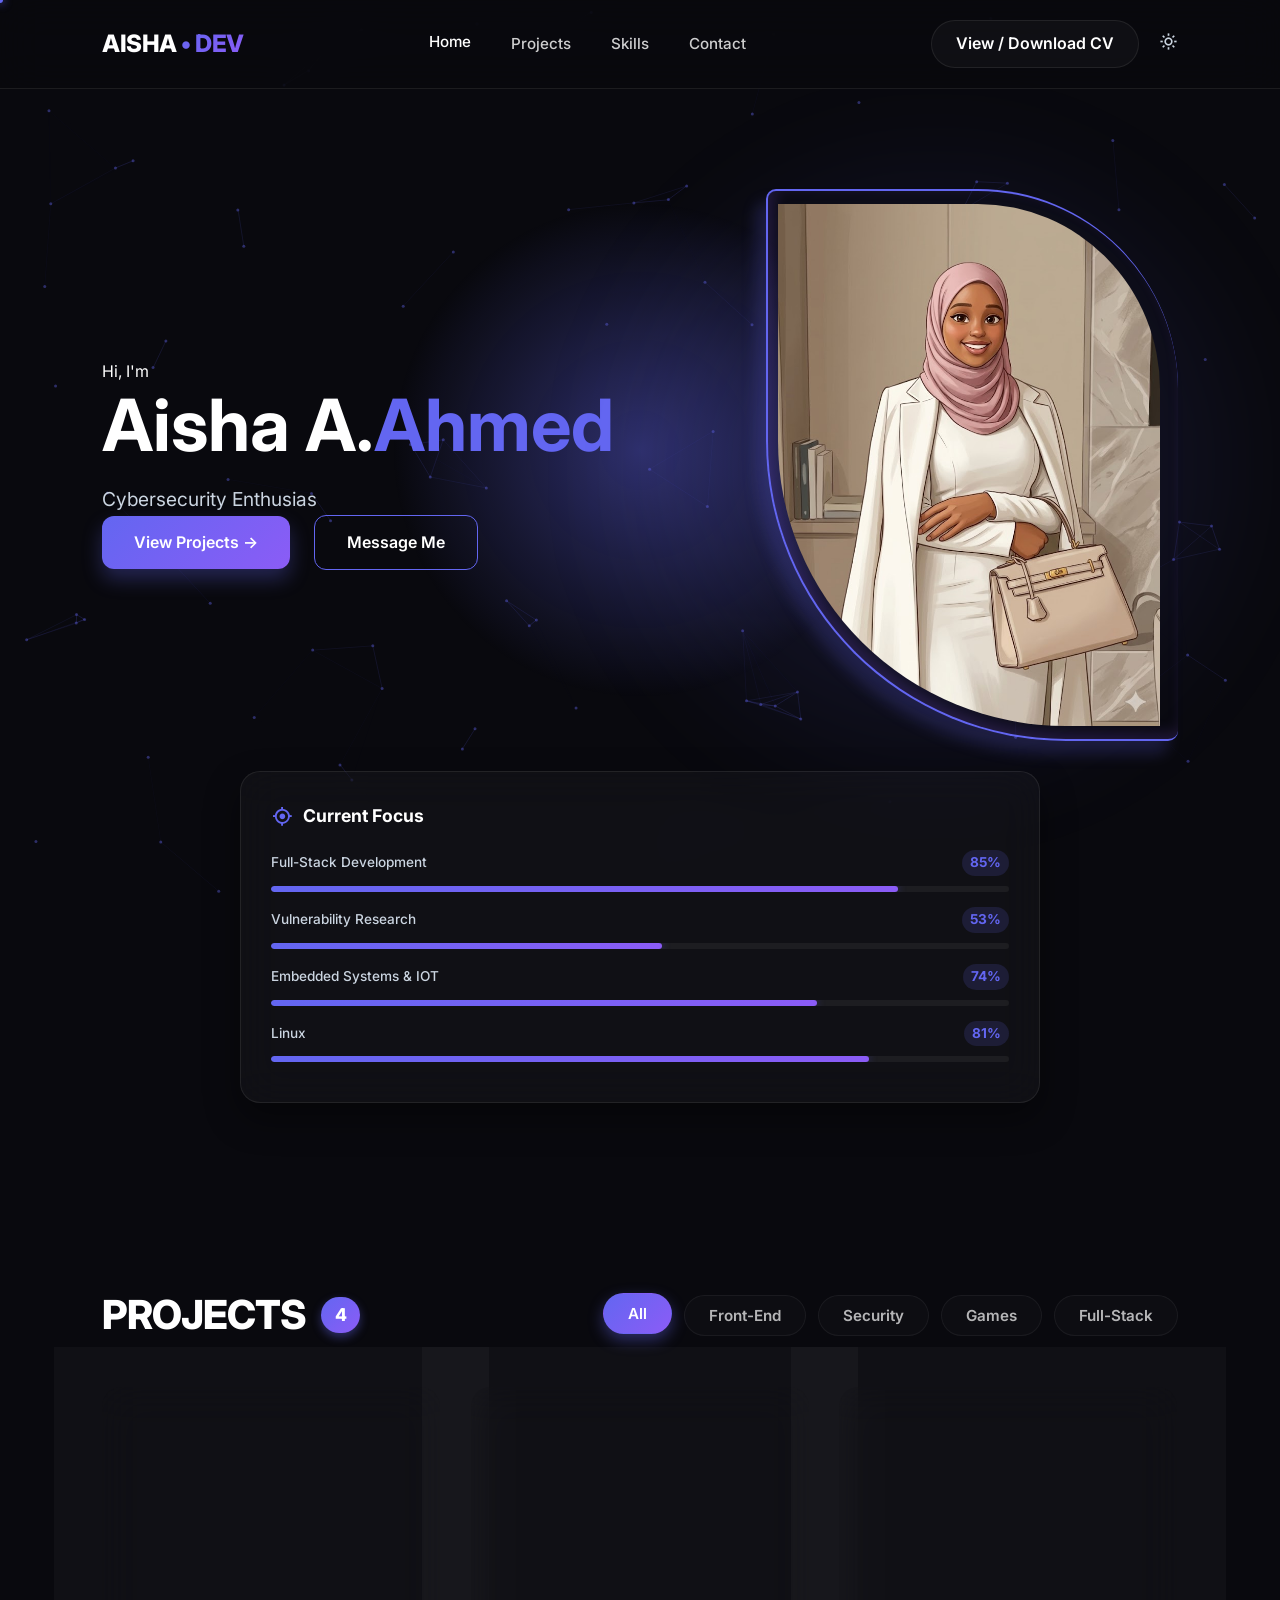
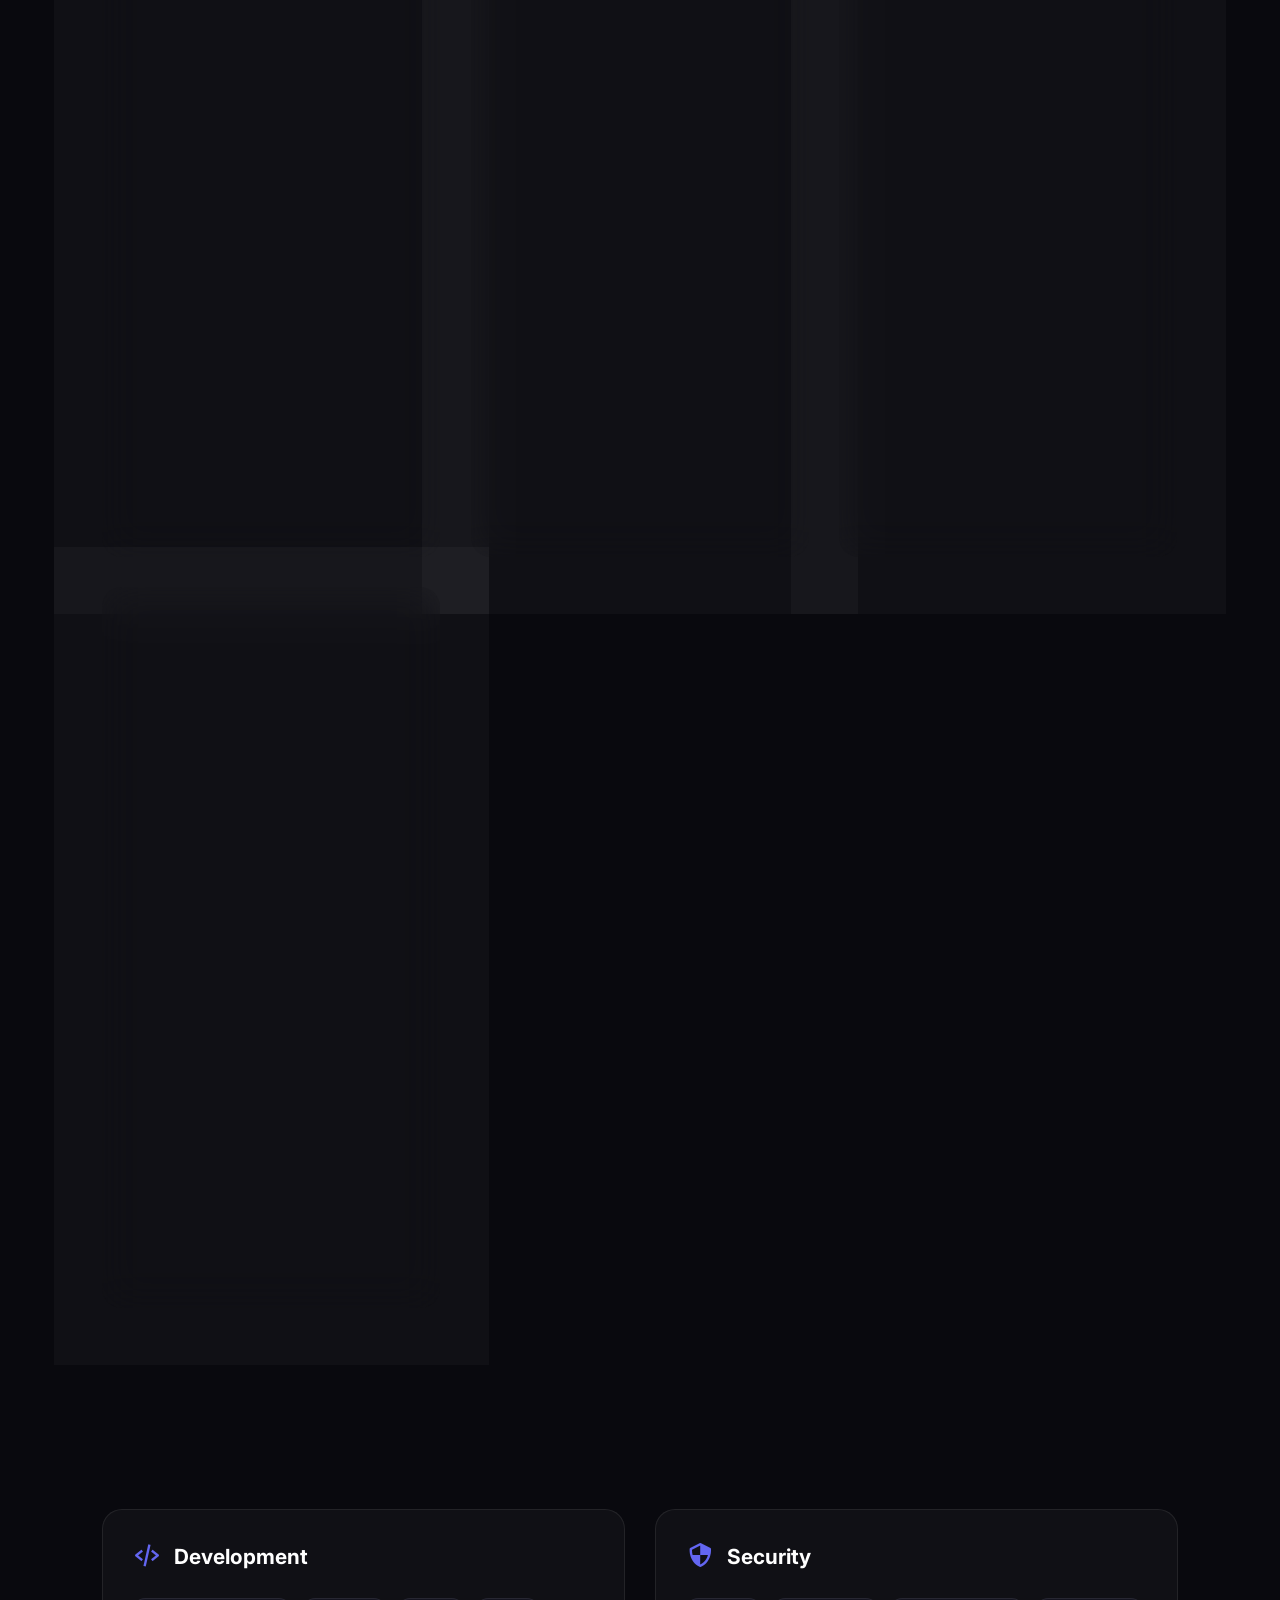
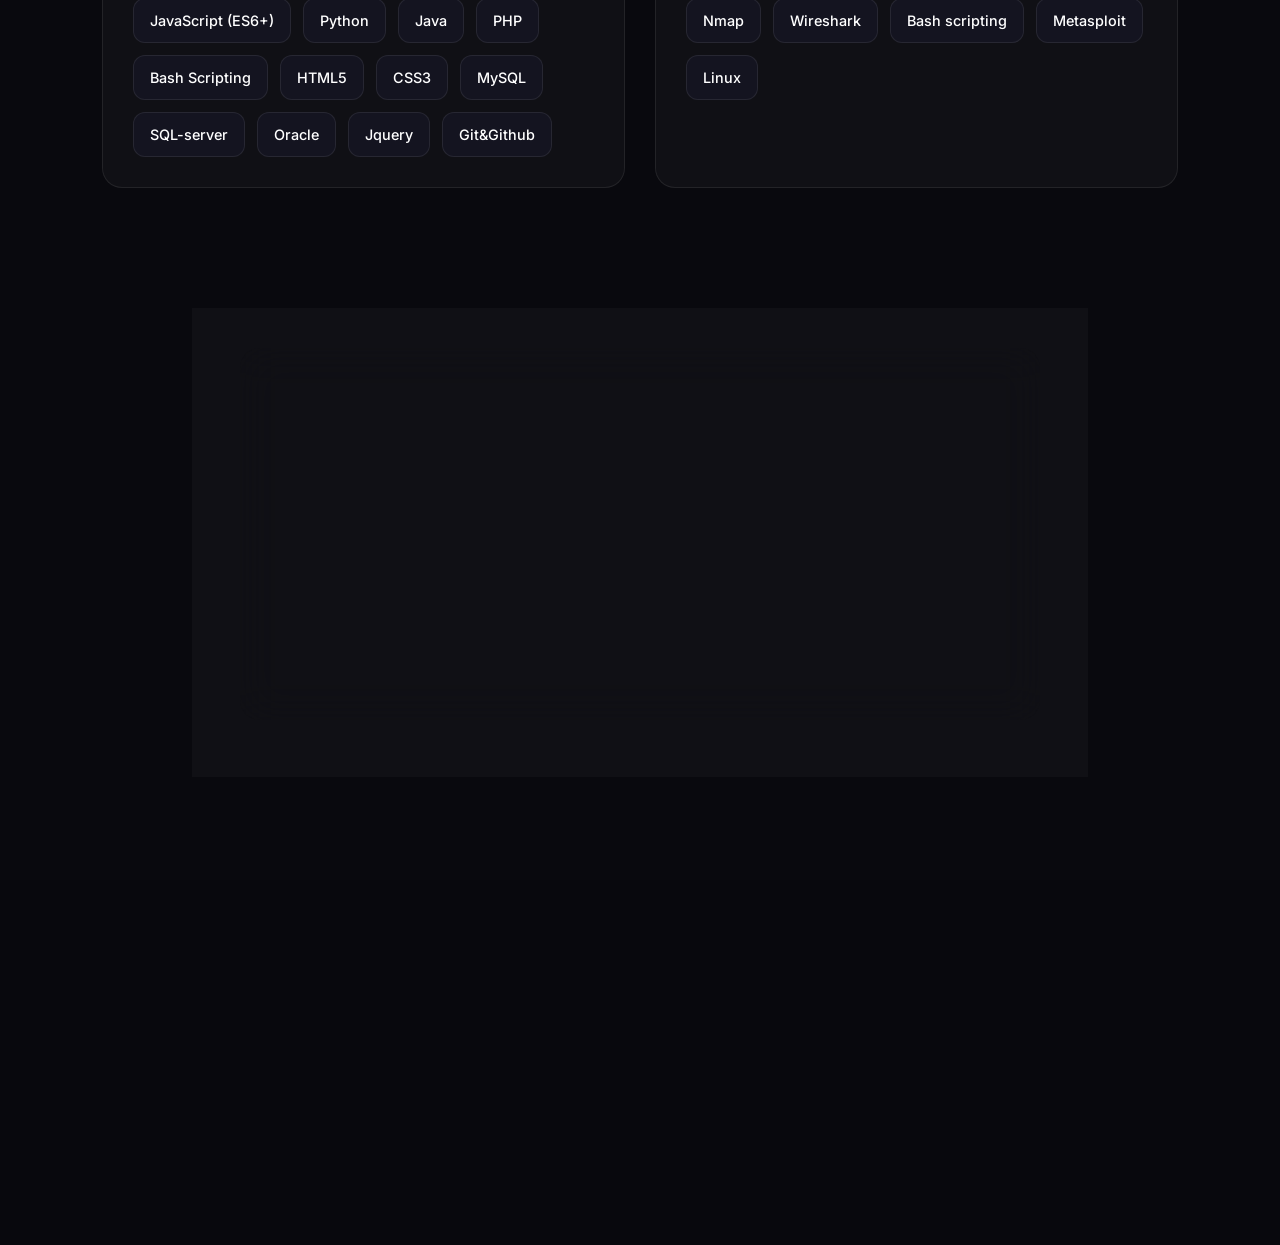
<file: index.html>
<!DOCTYPE html>
<html lang="en">

<head>
    <meta charset="UTF-8">
    <meta name="viewport" content="width=device-width, initial-scale=1.0">
    <title>Aisha Dev | Portfolio</title>
    <link rel="stylesheet" href="style.css">
    <link href='https://unpkg.com/boxicons@2.1.4/css/boxicons.min.css' rel='stylesheet'>
    <link rel="icon" type="image/png" href="./logo.webp">
    <link href="https://fonts.googleapis.com/css2?family=Inter:wght@300;400;600;800&display=swap" rel="stylesheet">
</head>

<body data-theme="dark">
    <canvas id="particle-canvas"></canvas>
    <div class="cursor-glow"></div>
    <div class="cursor-dot"></div>

    <div id="cmd-palette" class="modal-overlay">
        <div class="modal-content glass">
            <div class="search-row">
                <i class='bx bx-terminal'></i>
                <input type="text" id="cmd-input"
                    placeholder="Type a command (try 'projects', 'theme', or 'contact')...">
            </div>
            <div id="cmd-results">
                <div class="cmd-item">Press <kbd>ESC</kbd> to close</div>
            </div>
        </div>
    </div>

    <nav class="glass-nav">
        <div class="logo">AISHA <span>• DEV</span></div>
        <ul class="nav-links">
            <li><a href="#home" class="active">Home</a></li>
            <li><a href="#projects">Projects</a></li>
            <li><a href="#skills">Skills</a></li>
            <li><a href="#contact">Contact</a></li>
        </ul>
        <div class="nav-actions">
            <a href="cv.html" target="_blank" class="btn-cv" style="text-decoration: none;">View / Download CV</a>
            <div class="theme-toggle"><i class='bx bx-sun'></i></div>
        </div>
    </nav>

    <main class="container">
        <section id="home" class="hero">
            <div class="hero-row">
                <div class="hero-text">
                    <p class="greeting">Hi, I'm</p>
                    <h1 class="name">Aisha A.<span>Ahmed </span></h1>
                    <p class="titles" id="typing-text"></p>
                    <div class="hero-btns">
                        <a href="#projects" class="btn-blue">View Projects →</a>
                        <a href="#contact" class="btn-outline">Message Me</a>
                    </div>
                </div>
                <div class="hero-visual">
                    <div class="earth-glow"></div>
                    <img src="./pic.jpg" alt="Aisha Ahmed" class="portrait">
                </div>
            </div>
            <div class="focus-card glass" id="focus-container"></div>
        </section>

        <section id="projects" class="section">
            <div class="section-header">
                <h2>PROJECTS <span id="project-count">0</span></h2>
                <div class="filter-tabs">
                    <button class="tab active" data-filter="all">All</button>
                    <button class="tab" data-filter="front-end">Front-End</button>
                    <button class="tab" data-filter="security">Security</button>
                    <button class="tab" data-filter="games">Games</button>
                    <button class="tab" data-filter="full-stack">Full-Stack</button>
                </div>
            </div>
            <div class="projects-grid" id="projects-grid"></div>
        </section>

        <section id="skills" class="section">
            <div class="skills-grid" id="skills-container"></div>
        </section>

        <section id="contact" class="section">
            <div class="contact-container glass">
                <h2>Get In <span>Touch</span></h2>
                <!-- FormSubmit action pointing to the user's email -->
                <form id="contact-form" action="https://formspree.io/f/mwvrryqo" method="POST">
                    
                    <div class="input-group">
                        <input type="text" id="name" name="name" placeholder="Your Name" required>
                        <input type="email" id="email" name="email" placeholder="Your Email" required>
                    </div>
                    <textarea id="message" name="message" placeholder="Reach out anytime..." rows="5"
                        required></textarea>
                    <button type="submit" class="btn-blue">Send Message <i class='bx bx-send'></i></button>
                </form>
            </div>
        </section>
    </main>

    <footer class="glass-footer">
        <div class="footer-top">
            <div class="footer-brand">
                <div class="logo">AISHA <span>• DEV</span></div>
                <p>Building secure, high-performance digital experiences with a focus on Cybersecurity and AI.</p>
                <div class="social-links">
                    <a href="https://github.com/Aishalight"><i class='bx bxl-github'></i></a>
                    <a href="https://www.linkedin.com/in/shaqobadan"><i class='bx bxl-linkedin'></i></a>
                    <a href="https://www.facebook.com/share/1AmyZGzEuz/"><i class='bx bxl-facebook'></i></a>
                    <a href="https://www.instagram.com/aisha_shaqabadan"><i class='bx bxl-instagram'></i></a>
                </div>
            </div>

            <div class="footer-links">
                <h3>Navigation</h3>
                <ul>
                    <li><a href="#home">Home</a></li>
                    <li><a href="#projects">Projects</a></li>
                    <li><a href="#skills">Skills</a></li>
                    <li><a href="#contact">Contact</a></li>
                </ul>
            </div>

            <div class="footer-services">
                <h3>Specialized In</h3>
                <ul>
                    <li>Cybersecurity</li>
                    <li>AI Engineering</li>
                    <li>Frontend Dev</li>
                    <li>UI/UX Design</li>
                </ul>
            </div>
        </div>

        <div class="footer-bottom">
            <p>© 2026 Aisha Ahmed | Built with 🤍</p>
            <div class="origin">🇸🇴 Proudly Somali <span></span></div>
        </div>
    </footer>

    <script src="script.js"></script>
</body>

</html>
</file>
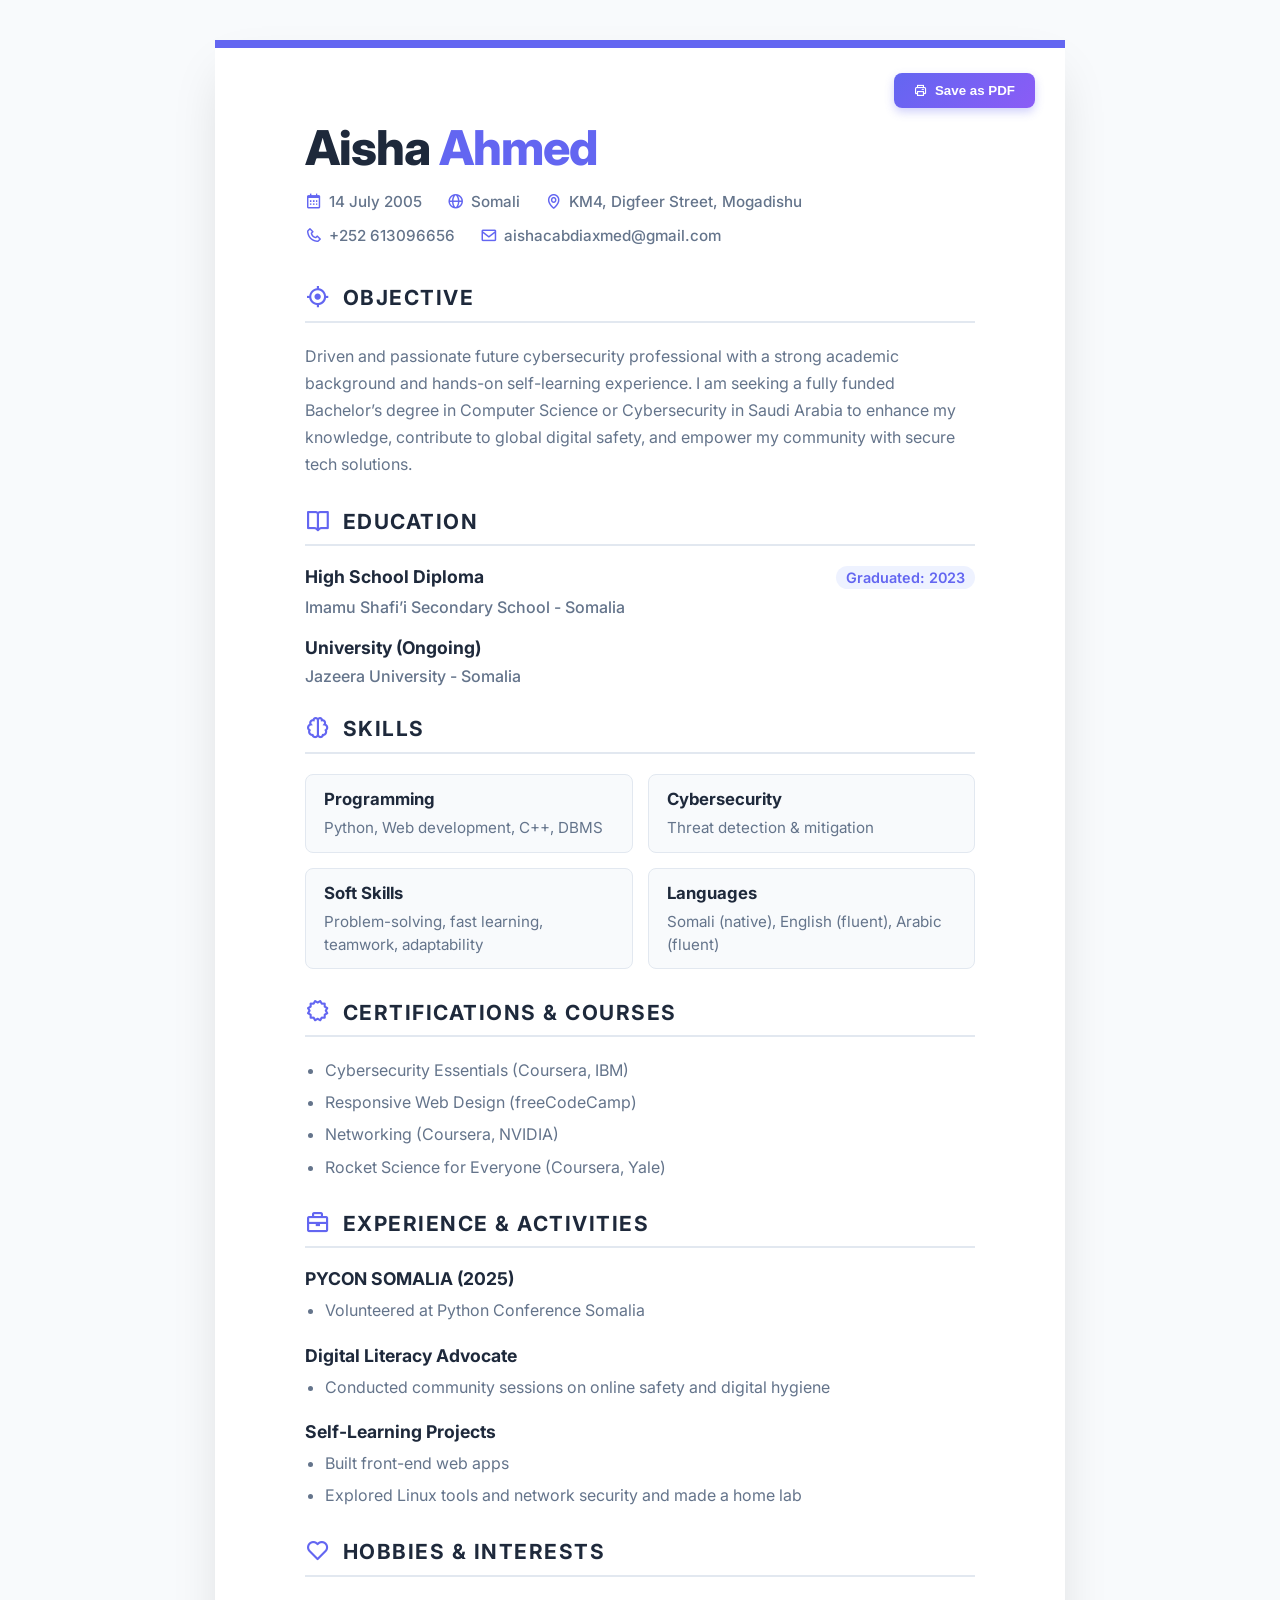
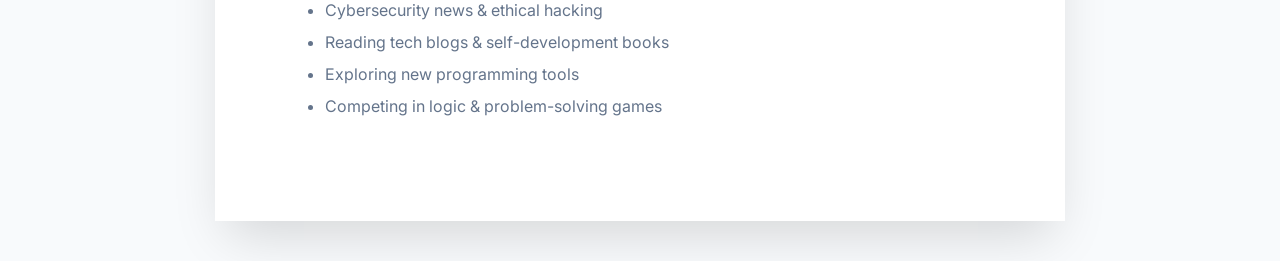
<file: cv.html>
<!DOCTYPE html>
<html lang="en">

<head>
    <meta charset="UTF-8">
    <meta name="viewport" content="width=device-width, initial-scale=1.0">
    <title>Aisha Ahmed - Curriculum Vitae</title>
    <link href="https://fonts.googleapis.com/css2?family=Inter:wght@300;400;500;600;700&display=swap" rel="stylesheet">
    <link href='https://unpkg.com/boxicons@2.1.4/css/boxicons.min.css' rel='stylesheet'>
    <link rel="icon" href="./logo.webp">
    <style>
        :root {
            --primary: #6366f1;
            --secondary: #8b5cf6;
            --text-dark: #1e293b;
            --text-light: #64748b;
            --bg-color: #f8fafc;
            --white: #ffffff;
        }

        body {
            font-family: 'Inter', sans-serif;
            background-color: var(--bg-color);
            color: var(--text-dark);
            margin: 0;
            padding: 40px 20px;
            display: flex;
            justify-content: center;
        }

        .cv-container {
            background-color: var(--white);
            width: 100%;
            max-width: 850px;
            min-height: 1100px;
            box-shadow: 0 25px 50px -12px rgba(0, 0, 0, 0.15);
            padding: 70px 90px;
            box-sizing: border-box;
            position: relative;
            border-top: 8px solid var(--primary);
        }

        .print-btn {
            position: absolute;
            top: 25px;
            right: 30px;
            background: linear-gradient(135deg, var(--primary), var(--secondary));
            color: white;
            border: none;
            padding: 10px 20px;
            border-radius: 8px;
            cursor: pointer;
            font-weight: 600;
            display: flex;
            align-items: center;
            gap: 8px;
            transition: transform 0.2s, box-shadow 0.2s;
            box-shadow: 0 4px 10px rgba(99, 102, 241, 0.3);
        }

        .print-btn:hover {
            transform: translateY(-2px);
            box-shadow: 0 6px 15px rgba(99, 102, 241, 0.4);
        }

        @media print {
            body {
                background: white;
                padding: 0;
            }

            .cv-container {
                box-shadow: none;
                max-width: 100%;
                padding: 40px 60px;
                min-height: auto;
                border-top: none;
            }

            .print-btn {
                display: none;
            }
        }

        header {
            margin-bottom: 40px;
        }

        h1 {
            color: var(--text-dark);
            margin: 0 0 15px 0;
            font-size: 3rem;
            letter-spacing: -1px;
            font-weight: 800;
        }

        h1 span {
            color: var(--primary);
        }

        .contact-info {
            display: flex;
            flex-wrap: wrap;
            gap: 15px 25px;
            color: var(--text-light);
            font-size: 0.95rem;
            font-weight: 500;
        }

        .contact-info span {
            display: flex;
            align-items: center;
            gap: 6px;
        }

        .contact-info i {
            color: var(--primary);
            font-size: 1.1rem;
        }

        section {
            margin-bottom: 30px;
        }

        h2 {
            font-size: 1.3rem;
            color: var(--text-dark);
            text-transform: uppercase;
            letter-spacing: 1.5px;
            border-bottom: 2px solid #e2e8f0;
            padding-bottom: 10px;
            margin-bottom: 20px;
            display: flex;
            align-items: center;
            gap: 10px;
            font-weight: 700;
        }

        h2 i {
            color: var(--primary);
            font-size: 1.6rem;
        }

        .objective {
            line-height: 1.7;
            color: var(--text-light);
            font-size: 1rem;
        }

        .entry {
            margin-bottom: 20px;
        }

        .entry-header {
            display: flex;
            justify-content: space-between;
            align-items: baseline;
            margin-bottom: 8px;
        }

        .entry-title {
            font-weight: 700;
            color: var(--text-dark);
            font-size: 1.1rem;
        }

        .entry-meta {
            color: var(--primary);
            font-weight: 600;
            font-size: 0.9rem;
            background: #eef2ff;
            padding: 3px 10px;
            border-radius: 20px;
        }

        .entry-sub {
            color: var(--text-light);
            font-size: 1rem;
            margin-bottom: 5px;
            font-weight: 500;
        }

        ul {
            margin: 8px 0 0 0;
            padding-left: 20px;
            color: var(--text-light);
            line-height: 1.7;
        }

        li {
            margin-bottom: 5px;
        }

        .skills-grid {
            display: grid;
            grid-template-columns: 1fr 1fr;
            gap: 15px;
        }

        .skill-item {
            background: #f8fafc;
            border: 1px solid #e2e8f0;
            padding: 12px 18px;
            border-radius: 8px;
            font-size: 0.95rem;
            line-height: 1.5;
            color: var(--text-light);
            display: flex;
            flex-direction: column;
            gap: 5px;
        }

        .skill-item strong {
            color: var(--text-dark);
            font-size: 1.05rem;
        }
    </style>
</head>

<body>

    <div class="cv-container">
        <button class="print-btn" onclick="window.print()"><i class='bx bx-printer'></i> Save as PDF</button>

        <header>
            <h1>Aisha <span>Ahmed</span></h1>
            <div class="contact-info">
                <span><i class='bx bx-calendar'></i> 14 July 2005</span>
                <span><i class='bx bx-globe'></i> Somali</span>
                <span><i class='bx bx-map'></i> KM4, Digfeer Street, Mogadishu</span>
                <span><i class='bx bx-phone'></i> +252 613096656</span>
                <span><i class='bx bx-envelope'></i> aishacabdiaxmed@gmail.com</span>
            </div>
        </header>

        <section>
            <h2><i class='bx bx-target-lock'></i> Objective</h2>
            <p class="objective">Driven and passionate future cybersecurity professional with a strong academic
                background and hands-on self-learning experience. I am seeking a fully funded Bachelor’s degree in
                Computer Science or Cybersecurity in Saudi Arabia to enhance my knowledge, contribute to global digital
                safety, and empower my community with secure tech solutions.</p>
        </section>

        <section>
            <h2><i class='bx bx-book-open'></i> Education</h2>
            <div class="entry">
                <div class="entry-header">
                    <div class="entry-title">High School Diploma</div>
                    <div class="entry-meta">Graduated: 2023</div>
                </div>
                <div class="entry-sub">Imamu Shafi’i Secondary School - Somalia</div>
            </div>
            <div class="entry">
                <div class="entry-header">
                    <div class="entry-title">University (Ongoing)</div>
                </div>
                <div class="entry-sub">Jazeera University - Somalia</div>
            </div>
        </section>

        <section>
            <h2><i class='bx bx-brain'></i> Skills</h2>
            <div class="skills-grid">
                <div class="skill-item"><strong>Programming</strong> Python, Web development, C++, DBMS</div>
                <div class="skill-item"><strong>Cybersecurity</strong> Threat detection & mitigation</div>
                <div class="skill-item"><strong>Soft Skills</strong> Problem-solving, fast learning, teamwork,
                    adaptability</div>
                <div class="skill-item"><strong>Languages</strong> Somali (native), English (fluent), Arabic (fluent)
                </div>
            </div>
        </section>

        <section>
            <h2><i class='bx bx-certification'></i> Certifications & Courses</h2>
            <ul>
                <li>Cybersecurity Essentials (Coursera, IBM)</li>
                <li>Responsive Web Design (freeCodeCamp)</li>
                <li>Networking (Coursera, NVIDIA)</li>
                <li>Rocket Science for Everyone (Coursera, Yale)</li>
            </ul>
        </section>

        <section>
            <h2><i class='bx bx-briefcase'></i> Experience & Activities</h2>
            <div class="entry">
                <div class="entry-title">PYCON SOMALIA (2025)</div>
                <ul>
                    <li>Volunteered at Python Conference Somalia</li>
                </ul>
            </div>
            <div class="entry">
                <div class="entry-title">Digital Literacy Advocate</div>
                <ul>
                    <li>Conducted community sessions on online safety and digital hygiene</li>
                </ul>
            </div>
            <div class="entry">
                <div class="entry-title">Self-Learning Projects</div>
                <ul>
                    <li>Built front-end web apps</li>
                    <li>Explored Linux tools and network security and made a home lab</li>
                </ul>
            </div>
        </section>

        <section>
            <h2><i class='bx bx-heart'></i> Hobbies & Interests</h2>
            <ul>
                <li>Cybersecurity news & ethical hacking</li>
                <li>Reading tech blogs & self-development books</li>
                <li>Exploring new programming tools</li>
                <li>Competing in logic & problem-solving games</li>
            </ul>
        </section>

    </div>

</body>

</html>
</file>
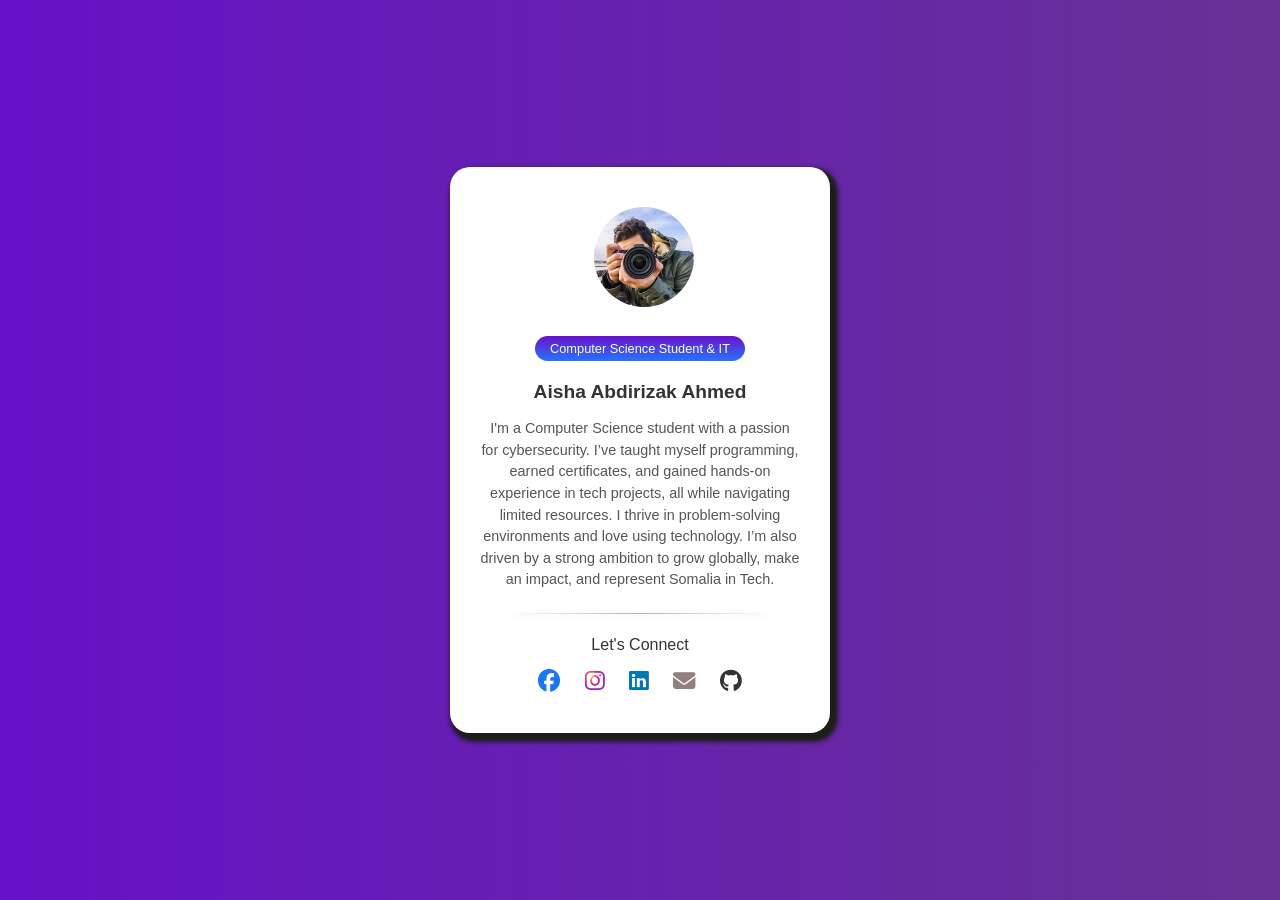
<file: the ID-Card assignment/ID_Card.html>
<!DOCTYPE html>
<html lang="en">
<head>
    <meta charset="UTF-8" />
    <meta name="viewport" content="width=device-width, initial-scale=1.0"/>
    <title>Aisha Portfolio</title>

    <!-- Font Awesome Icons -->
    <link rel="stylesheet" href="https://cdnjs.cloudflare.com/ajax/libs/font-awesome/6.7.2/css/all.min.css">
    
    <!-- Custom CSS -->
    <link rel="stylesheet" href="style.css" />
    <link rel="icon" href="id-card.png" type="image/png">
</head>
<body>
    <div class="container">
        <img src="image.jpg" alt="sawirkeyga yay" />
        <i class="i">Computer Science Student & IT</i>
        
        <h2>Aisha Abdirizak Ahmed</h2>
        
        <div class="paragraph">
            <p>
                I'm a Computer Science student with a passion
                for cybersecurity. I’ve 
                taught myself programming, earned certificates, and 
                gained hands-on experience in tech projects, all while navigating 
                limited resources. I thrive in problem-solving environments and 
                love using technology. I’m also driven by a strong ambition
                to grow globally, make an impact, and represent Somalia in Tech.
            </p>
        <div class="divider"></div>

        </div>

        <p style="margin-top: 10px; color: #333;">Let's Connect</p>

       <div class="social-icons">
    <a href="https://www.facebook.com/share/1AmyZGzEuz/" class="facebook" target="_blank" ><i class="fa-brands fa-facebook"></i></a>
    <a href="https://www.instagram.com" class="instagram" target="_blank"><i class="fa-brands fa-instagram"></i></a>
    <a href="https://www.linkedin.com/in/asho-ahmed-54b0821a1?utm_source=share&utm_campaign=share_via&utm_content=profile&utm_medium=android_app " class="linkedin" target="_blank"><i class="fa-brands fa-linkedin"></i></a>
    <a href="mailto:aishacabdiaxmed@gmail.com" class="email"><i class="fa-solid fa-envelope"></i></a>
    <a href="https://github.com/Aishalight" class="github" target="_blank"><i class="fa-brands fa-github"></i></a>
</div>

    </div>
</body>
</html>
</file>
<file: style.css>
:root {
    --bg: #09090e;
    /* Deeper, richer background */
    --accent: #6366f1;
    /* Vibrant Indigo */
    --accent-glow: rgba(99, 102, 241, 0.4);
    --secondary: #8b5cf6;
    /* Vibrant Violet */
    --text: #ffffff;
    --text-dim: #cbd5e1;
    --glass: rgba(255, 255, 255, 0.03);
    --glass-border: rgba(255, 255, 255, 0.08);
    --selection: rgba(99, 102, 241, 0.3);
}

/* 1. Define the Light Mode colors */
[data-theme="light"] {
    --bg: #f8fafc;
    --accent: #4f46e5;
    --accent-glow: rgba(113, 113, 176, 0.2);
    --secondary: #7c3aed;
    --text: #0f172a;
    --text-dim: #64748b;
    /* Slightly darker for better readability in light mode */
    --glass: rgba(255, 255, 255, 0.7);
    --glass-border: rgba(0, 0, 0, 0.1);
    --nav-bg: linear-gradient(135deg, rgba(238, 242, 255, 0.9), rgba(224, 231, 255, 0.9));
    --footer-bg: linear-gradient(135deg, rgba(224, 231, 255, 0.9), rgba(238, 242, 255, 0.9));
}

/* 2. Apply Light Mode specific styles to elements */
[data-theme="light"] .skill-cube {
    background: #ffffff;
    box-shadow: 0 2px 5px rgba(0, 0, 0, 0.05);
    color: var(--text);
    /* Ensures the text is dark navy */
}

[data-theme="light"] .skill-cube:hover {
    color: var(--accent);
    background: #f1f5f9;
}

[data-theme="light"] .skill-category {
    background: rgba(255, 255, 255, 0.4);
    box-shadow: 0 10px 30px rgba(0, 0, 0, 0.03);
}

* {
    margin: 0;
    padding: 0;
    box-sizing: border-box;
    font-family: 'Inter', sans-serif;
}

body {
    background: var(--bg);
    color: var(--text);
    overflow-x: hidden;
    scroll-behavior: smooth;
    transition: background 0.5s ease;
    line-height: 1.6;
}

::selection {
    background: var(--selection);
    color: var(--text);
}

#particle-canvas {
    position: fixed;
    inset: 0;
    z-index: -2;
    pointer-events: none;
}

.cursor-glow {
    position: fixed;
    width: 500px;
    height: 500px;
    background: radial-gradient(circle, var(--accent-glow) 0%, transparent 70%);
    pointer-events: none;
    z-index: -1;
    transform: translate(-50%, -50%);
    transition: width 0.3s ease, height 0.3s ease;
}

.cursor-dot {
    position: fixed;
    width: 6px;
    height: 6px;
    background: var(--accent);
    border-radius: 50%;
    pointer-events: none;
    z-index: 9999;
    transform: translate(-50%, -50%);
    box-shadow: 0 0 10px var(--accent);
    transition: width 0.2s ease, height 0.2s ease, background 0.2s ease;
}

.glass {
    background: var(--glass);
    backdrop-filter: blur(20px);
    -webkit-backdrop-filter: blur(20px);
    border: 1px solid var(--glass-border);
    border-radius: 20px;
    box-shadow: 0 8px 32px 0 rgba(190, 190, 190, 0.2);
}

/* Navbar */
.glass-nav {
    display: flex;
    justify-content: space-between;
    align-items: center;
    padding: 20px 8%;
    position: sticky;
    top: 0;
    z-index: 1000;
    background: var(--nav-bg, rgba(9, 9, 14, 0.7));
    backdrop-filter: blur(20px);
    -webkit-backdrop-filter: blur(20px);
    border-bottom: 1px solid var(--glass-border);
    transition: padding 0.3s ease;
}

.logo {
    font-size: 1.5rem;
    font-weight: 800;
    letter-spacing: -0.5px;
}

.logo span {
    background: linear-gradient(135deg, var(--accent), var(--secondary));
    -webkit-background-clip: text;
    background-clip: text;
    -webkit-text-fill-color: transparent;
    color: transparent;
}

.nav-links {
    display: flex;
    list-style: none;
    gap: 40px;
}

.nav-links a {
    text-decoration: none;
    color: var(--text);
    opacity: 0.8;
    font-size: 0.95rem;
    font-weight: 500;
    transition: color 0.3s ease, opacity 0.3s ease, transform 0.2s ease;
    display: inline-block;
}

.nav-links a.active,
.nav-links a:hover {
    opacity: 1;
    transform: translateY(-2px);
}

.nav-actions {
    display: flex;
    align-items: center;
    gap: 20px;
}

.theme-toggle {
    cursor: pointer;
    font-size: 1.2rem;
    color: var(--text-dim);
    transition: color 0.3s ease;
}

.theme-toggle:hover {
    color: var(--accent);
}

/* Hero Section */
.hero {
    display: flex;
    flex-direction: column;
    align-items: center;
    padding: 100px 8%;
    min-height: 85vh;
}

.hero-row {
    display: flex;
    align-items: center;
    justify-content: space-between;
    width: 100%;
    margin-bottom: 30px;
    /* Space before the focus card */
}

.name {
    font-size: 4.5rem;
    line-height: 1.1;
    margin-bottom: 20px;
}

.name span {
    color: var(--accent);
}

.titles {
    font-size: 1.2rem;
    color: var(--text-dim);
    min-height: 1.5em;
}

.hero-visual {
    position: relative;
    width: 45%;
    display: flex;
    justify-content: flex-end;
}

/* Asymmetrical Futuristic Tech Border */
.portrait {
    width: 85%;
    position: relative;
    z-index: 3;
    padding: 13px 18px 13px 10px;
    /* Asymmetrical padding */
    border-radius: 10px 200px 10px 300px;
    /* Modern asymmetrical corners */
    background: transparent;

    /* Mix of thick and thin borders, some missing (0px) */
    border-style: solid;
    border-color: var(--accent);
    border-width: 2px 0px 2px 2px;
    box-shadow:
        -10px 13px 15px rgba(99, 102, 241, 0.2),
        inset 5px -5px 15px rgba(139, 92, 246, 0.2);

    animation: float 7s ease-in-out infinite;
    display: flex;
    justify-content: flex-end;
    align-items: flex-end;
    transition: all 0.5s cubic-bezier(0.4, 0, 0.2, 1);
}

/* Geometric Cutout Accent */
.portrait::before {
    content: '';
    position: absolute;
    top: -10px;
    right: -10px;
    width: 60px;
    height: 60px;
    background: linear-gradient(135deg, var(--accent), var(--secondary));
    clip-path: polygon(100% 0, 0 0, 100% 100%);
    /* Triangle cut */
    z-index: 5;
    transition: all 0.5s ease;
}

/* Offset dashed tech line */
.portrait::after {
    content: '';
    position: absolute;
    inset: -15px -15px 20px 20px;
    /* Offset positioning */
    border: 2px dashed rgba(139, 92, 246, 0.6);
    border-radius: 30px 10px 40px 5px;
    z-index: -1;
    border-left: none;
    /* Asymmetrical */
    border-bottom: none;
    transition: all 0.5s ease;
}

.portrait:hover {
    border-width: 2px 6px 4px 0px;
    /* Invert borders on hover */
    border-color: var(--secondary);
    border-radius: 40px 15px 40px 15px;
    box-shadow:
        10px -10px 40px rgba(139, 92, 246, 0.4),
        inset -5px 5px 20px rgba(99, 102, 241, 0.3);
    padding: 15px 25px 20px 15px;
}

.portrait:hover::before {
    top: auto;
    bottom: -10px;
    right: auto;
    left: -10px;
    clip-path: polygon(0 100%, 0 0, 100% 100%);
}

.portrait:hover::after {
    inset: 20px 20px -15px -15px;
    border: 2px dotted rgba(99, 102, 241, 0.8);
    border-right: none;
    border-top: none;
    border-left: 2px dotted rgba(99, 102, 241, 0.8);
    border-bottom: 2px dotted rgba(99, 102, 241, 0.8);
    transform: rotate(-3deg);
}

.portrait img {
    width: 80%;
    border-radius: 20px;
    display: block;
    object-fit: cover;
    z-index: 5;
    position: relative;
    /* Add shading directly to the image */
    filter: drop-shadow(0 15px 30px rgba(0, 0, 0, 0.5));
}

@keyframes float {
    0% {
        transform: translateY(0px);
    }

    50% {
        transform: translateY(-15px);
    }

    100% {
        transform: translateY(0px);
    }
}

.earth-glow {
    position: absolute;
    top: 50%;
    left: 50%;
    width: 140%;
    height: 140%;
    transform: translate(-50%, -50%);
    background: radial-gradient(circle, rgba(99, 102, 241, 0.2), transparent 70%);
    filter: blur(40px);
    z-index: 0;
}

/* Enhanced Focus Container */
.focus-card {
    position: relative;
    padding: 30px;
    width: 100%;
    max-width: 800px;
    margin: 0 auto;
    z-index: 10;
    box-shadow: 0 15px 35px rgba(0, 0, 0, 0.4);
    animation: slideUpFade 1s ease-out 0.5s both;
}

@keyframes slideUpFade {
    from {
        opacity: 0;
        transform: translateY(30px);
    }

    to {
        opacity: 1;
        transform: translateY(0);
    }
}

.focus-title {
    font-size: 1.1rem;
    color: var(--text);
    margin-bottom: 20px;
    display: flex;
    align-items: center;
    gap: 10px;
    font-weight: 700;
}

.focus-title i {
    color: var(--accent);
    font-size: 1.4rem;
}

.focus-item {
    margin-bottom: 15px;
}

.focus-item:last-child {
    margin-bottom: 0;
}

.focus-info {
    display: flex;
    justify-content: space-between;
    align-items: center;
    margin-bottom: 8px;
}

.focus-label {
    font-size: 0.85rem;
    color: var(--text-dim);
    font-weight: 500;
}

.focus-val {
    font-size: 0.85rem;
    color: var(--accent);
    font-weight: 700;
    background: rgba(99, 102, 241, 0.15);
    padding: 2px 8px;
    border-radius: 20px;
}

/* Skills Section Enhancements */
.skills-grid {
    display: grid;
    grid-template-columns: repeat(auto-fit, minmax(280px, 1fr));
    gap: 30px;
    margin-top: 40px;
}

.skill-category {
    padding: 30px;
    border-radius: 20px;
    /* Use the variable instead of hardcoded rgba */
    border: 1px solid var(--glass-border);
    background: var(--glass);
    transition: transform 0.3s ease, border-color 0.3s ease, background 0.3s ease;
}

.skill-category:hover {
    transform: translateY(-5px);
    border-color: rgba(99, 102, 241, 0.4);
}

.skill-category h3 {
    display: flex;
    align-items: center;
    gap: 12px;
    margin-bottom: 25px;
    color: var(--text);
    font-size: 1.3rem;
}

.skill-category h3 i {
    color: var(--accent);
    font-size: 1.8rem;
}

.skill-items {
    display: flex;
    flex-wrap: wrap;
    gap: 12px;
}

.skill-cube {
    display: flex;
    align-items: center;
    gap: 8px;
    /* This makes them slightly darker than the card in light mode 
       and slightly lighter than the card in dark mode */
    background: rgba(var(--accent-rgb, 99, 102, 241), 0.05);
    border: 1px solid var(--glass-border);
    padding: 10px 16px;
    border-radius: 12px;
    font-size: 0.9rem;
    font-weight: 500;
    color: var(--text);
    /* Ensures text follows the theme color */
    transition: all 0.3s ease;
}

.skill-cube:hover {
    background: rgba(99, 102, 241, 0.1);
    border-color: rgba(99, 102, 241, 0.3);
    color: #fff;
    transform: translateY(-2px);
}

/* Contact Section */
.section {
    padding: 80px 8%;
}

/* Section Header and Filter Tabs */
.section-header {
    display: flex;
    justify-content: space-between;
    align-items: center;
    margin-bottom: 40px;
    flex-wrap: wrap;
    gap: 20px;
}

.section-header h2 {
    font-size: 2.5rem;
    font-weight: 800;
    letter-spacing: -1px;
    display: flex;
    align-items: center;
}

#project-count {
    background: linear-gradient(135deg, var(--accent), var(--secondary));
    color: white;
    font-size: 1.1rem;
    padding: 4px 14px;
    border-radius: 50px;
    margin-left: 15px;
    box-shadow: 0 4px 10px rgba(99, 102, 241, 0.4);
}

.filter-tabs {
    display: flex;
    gap: 12px;
    flex-wrap: wrap;
}

.tab {
    background: var(--glass);
    border: 1px solid var(--glass-border);
    color: var(--text);
    padding: 10px 24px;
    border-radius: 50px;
    cursor: pointer;
    font-weight: 600;
    font-size: 0.95rem;
    transition: all 0.3s ease;
    opacity: 0.7;
}

.tab:hover {
    background: rgba(255, 255, 255, 0.1);
    opacity: 1;
    transform: translateY(-2px);
}

.tab.active {
    background: linear-gradient(135deg, var(--accent), var(--secondary));
    border-color: transparent;
    color: white;
    opacity: 1;
    box-shadow: 0 6px 15px rgba(99, 102, 241, 0.4);
    transform: translateY(-2px);
}

.projects-grid {
    display: grid;
    grid-template-columns: repeat(auto-fit, minmax(320px, 1fr));
    gap: 30px;
}

.project-card {
    position: relative;
    overflow: hidden;
    display: flex;
    flex-direction: column;
    transform-style: preserve-3d;
    transition: transform 0.3s cubic-bezier(0.175, 0.885, 0.32, 1.275), border 0.3s ease, box-shadow 0.3s ease;
    cursor: pointer;
}

.project-card:hover {
    box-shadow: 0 15px 35px rgba(0, 0, 0, 0.5), 0 0 20px rgba(99, 102, 241, 0.2);
    border-color: rgba(99, 102, 241, 0.5);
    transform: translateY(-5px);
}

.p-img-wrapper {
    height: 220px;
    background: #9f9393;
    overflow: hidden;
    position: relative;
}

.p-img-wrapper::after {
    content: '';
    position: absolute;
    inset: 0;
    background: linear-gradient(to top, var(--bg), transparent);
    opacity: 0.8;
}

.p-img-wrapper img {
    width: 100%;
    height: 100%;
    object-fit: cover;
    opacity: 0.6;
    transition: opacity 0.5s ease, transform 0.8s ease;
}

.project-card:hover .p-img-wrapper img {
    transform: scale(1.05);
    opacity: 0.9;
}

.p-status {
    position: absolute;
    top: 15px;
    right: 15px;
    background: linear-gradient(135deg, var(--accent), var(--secondary));
    font-size: 0.75rem;
    padding: 6px 14px;
    border-radius: 50px;
    font-weight: bold;
    z-index: 10;
    box-shadow: 0 4px 10px rgba(100, 99, 99, 0.3);
}

.p-content {
    flex-grow: 1;
    /* This forces this section to expand and fill the gap */
    display: flex;
    flex-direction: column;
    padding: 30px;
    position: relative;
    z-index: 2;
}

.p-content h3 {
    font-size: 1.4rem;
    margin-bottom: 10px;
    font-weight: 700;
}

.p-content p {
    color: var(--text-dim);
    font-size: 0.95rem;
    line-height: 1.6;
}

.p-tags {
    display: flex;
    flex-wrap: wrap;
    gap: 8px;
    margin: 20px 0;
}

.p-tags span {
    font-size: 0.75rem;
    background: rgba(99, 102, 241, 0.1);
    border: 1px solid rgba(99, 102, 241, 0.2);
    color: #a5b4fc;
    /* Lighter indigo for contrast */
    padding: 6px 12px;
    border-radius: 50px;
    font-weight: 500;
    transition: background 0.3s ease;
}

.p-tags span:hover {
    background: rgba(99, 102, 241, 0.2);
}

.p-links {
    display: flex;
    gap: 12px;
    padding: 20px 30px;
    border-top: 1px solid var(--glass-border);
    /* Remove the old container background */
    margin-top: auto;
    /* Keeps it at the bottom */
}

.p-links a {
    /* The Background */
    background: rgba(15, 23, 42, 0.6);
    /* Darker navy/slate background */
    padding: 8px 16px;
    border-radius: 8px;
    border: solid rgba(255, 255, 255, 0.05);

    /* Text & Layout */
    color: #ffffff;
    /* Keep text white to pop against dark background */
    text-decoration: none;
    font-size: 0.85rem;
    font-weight: 600;
    display: flex;
    align-items: center;
    gap: 10px;
    transition: all 0.3s ease;
}

.p-links a:hover {
    background: var(--accent);
    /* Changes to your purple/indigo on hover */
    color: white;
    transform: translateY(-2px);
    border-color: transparent;
}

/* Buttons & Inputs */
.btn-blue {
    background: linear-gradient(135deg, var(--accent), var(--secondary));
    border: none;
    color: white;
    padding: 14px 32px;
    border-radius: 12px;
    cursor: pointer;
    font-weight: 600;
    font-size: 1rem;
    text-decoration: none;
    display: inline-flex;
    align-items: center;
    justify-content: center;
    gap: 8px;
    box-shadow: 0 10px 20px rgba(99, 102, 241, 0.3);
    transition: transform 0.3s ease, box-shadow 0.3s ease;
}

.btn-blue:hover {
    transform: translateY(-3px);
    box-shadow: 0 15px 25px rgba(99, 102, 241, 0.4);
}

.btn-outline {
    border: 1px solid var(--accent);
    background: transparent;
    color: var(--text);
    padding: 14px 32px;
    border-radius: 12px;
    cursor: pointer;
    font-weight: 600;
    font-size: 1rem;
    text-decoration: none;
    display: inline-block;
    margin-left: 20px;
    transition: background 0.3s ease, border-color 0.3s ease;
}

.btn-outline:hover {
    background: var(--glass);
    border-color: var(--secondary);
}

.btn-cv {
    background: var(--glass);
    border: 1px solid var(--glass-border);
    color: var(--text);
    padding: 10px 24px;
    border-radius: 100px;
    font-weight: 600;
    cursor: pointer;
    transition: background 0.3s ease, border-color 0.3s ease;
}

.btn-cv:hover {
    background: rgba(255, 255, 255, 0.1);
    border-color: var(--accent);
}

.contact-container {
    max-width: 800px;
    margin: 0 auto;
    padding: 50px;
}

.input-group {
    display: grid;
    grid-template-columns: 1fr 1fr;
    gap: 20px;
    margin-bottom: 20px;
}

input,
textarea {
    color: var(--text); /* Changes to dark navy in light mode */
    background: var(--glass);
    border: 1px solid var(--glass-border);
    width: 100%;
    background: var(--glass-border);
    border: 1px solid var(--border);
    padding: 15px;
    color: rgb(255, 253, 253);
    border-radius: 12px;
    outline: none;
}

input:focus {
    border-color: var(--accent);
}

/* Command Palette Overlay */
.modal-overlay {
    position: fixed;
    inset: 0;
    background: rgba(0, 0, 0, 0.6);
    display: none;
    justify-content: center;
    padding-top: 15vh;
    z-index: 2000;
    backdrop-filter: blur(12px);
    -webkit-backdrop-filter: blur(12px);
    opacity: 0;
    transition: opacity 0.3s ease;
}

.modal-overlay.active {
    display: flex;
    opacity: 1;
}

.modal-content {
    width: 90%;
    max-width: 600px;
    background: rgba(15, 15, 20, 0.85);
    /* Slightly darker/more opaque for readability */
    border: 1px solid rgba(255, 255, 255, 0.1);
    border-radius: 16px;
    box-shadow: 0 25px 50px -12px rgba(0, 0, 0, 0.5);
    overflow: hidden;
    transform: translateY(-20px) scale(0.95);
    transition: transform 0.3s cubic-bezier(0.175, 0.885, 0.32, 1.275);
}

.modal-overlay.active .modal-content {
    transform: translateY(0) scale(1);
}

.search-row {
    display: flex;
    align-items: center;
    padding: 20px 24px;
    border-bottom: 1px solid rgba(255, 255, 255, 0.05);
}

.search-row i {
    font-size: 1.5rem;
    color: var(--accent);
    margin-right: 16px;
}

#cmd-input {
    background: transparent;
    border: none;
    padding: 0;
    font-size: 1.1rem;
    color: white;
    width: 100%;
}

#cmd-input::placeholder {
    color: var(--text-dim);
}

#cmd-results {
    padding: 12px;
    max-height: 300px;
    overflow-y: auto;
}

.cmd-item {
    display: flex;
    align-items: center;
    padding: 12px 16px;
    border-radius: 8px;
    color: var(--text-dim);
    cursor: pointer;
    transition: background 0.2s ease, color 0.2s ease;
    gap: 12px;
}

.cmd-item.active,
.cmd-item:hover {
    background: rgba(99, 102, 241, 0.15);
    color: white;
}

.cmd-item i {
    color: var(--accent);
}

kbd {
    background: rgba(255, 255, 255, 0.1);
    border: 1px solid rgba(255, 255, 255, 0.2);
    border-radius: 4px;
    padding: 2px 6px;
    font-size: 0.8rem;
    margin-left: auto;
    font-family: monospace;
}

/* Progress Bars */
.progress-bg {
    background: rgba(255, 255, 255, 0.05);
    height: 6px;
    /* slightly thinner */
    border-radius: 10px;
    margin: 10px 0;
    overflow: hidden;
}

.bar {
    height: 100%;
    background: linear-gradient(90deg, var(--accent), var(--secondary));
    border-radius: 10px;
    width: 0;
    transition: width 1.5s cubic-bezier(0.175, 0.885, 0.32, 1.275);
    box-shadow: 0 0 10px var(--accent-glow);
}

/* --- Enhanced Footer --- */
.glass-footer {
    padding: 60px 8% 30px;
    /* More padding at top */
    background: var(--footer-bg, rgba(9, 9, 14, 0.8));
    border-top: 1px solid var(--glass-border);
    backdrop-filter: blur(10px);
    margin-top: 80px;
    display: flex;
    flex-direction: column;
    gap: 40px;
}

.footer-top {
    display: grid;
    grid-template-columns: 2fr 1fr 1fr;
    /* Brand takes more space */
    gap: 50px;
}

.footer-brand p {
    color: var(--text-dim);
    font-size: 0.9rem;
    margin: 15px 0 20px;
    max-width: 300px;
    line-height: 1.6;
}

.social-links {
    display: flex;
    gap: 15px;
}

.social-links a {
    font-size: 1.5rem;
    color: var(--text-dim);
    transition: color 0.3s ease, transform 0.3s ease;
}

.social-links a:hover {
    color: var(--accent);
    transform: translateY(-3px);
}

.footer-links h3,
.footer-services h3 {
    color: var(--text);
    font-size: 1.1rem;
    margin-bottom: 20px;
    font-weight: 700;
}

.footer-links ul,
.footer-services ul {
    list-style: none;
}

.footer-links li,
.footer-services li {
    margin-bottom: 10px;
    color: var(--text-dim);
    font-size: 0.9rem;
}

.footer-links a {
    text-decoration: none;
    color: var(--text-dim);
    transition: color 0.3s ease;
}

.footer-links a:hover {
    color: var(--accent);
}

.footer-bottom {
    display: flex;
    justify-content: space-between;
    align-items: center;
    padding-top: 30px;
    border-top: 1px solid var(--glass-border);
    font-size: 0.85rem;
    color: var(--text-dim);
}

/* Responsive Footer */
@media (max-width: 768px) {
    .footer-top {
        grid-template-columns: 1fr;
        /* Stack everything on mobile */
        text-align: center;
        gap: 40px;
    }

    .footer-brand p {
        margin: 15px auto 20px;
    }

    .social-links {
        justify-content: center;
    }

    .footer-bottom {
        flex-direction: column;
        gap: 15px;
    }
}

.origin span {
    display: inline-block;
    width: 24px;
    /* Standard flag ratio */
    height: 16px;
    background-color: #4189DD;
    /* Official Somali Blue */
    position: relative;
    border-radius: 2px;
    /* Slight rounding for modern look */
    box-shadow: 0 2px 4px rgba(0, 0, 0, 0.1);
    /* Subtle depth */
    margin-left: 5px;
    vertical-align: middle;
}

/* Creating the Star using a Unicode character or Clip-path */
.origin span::after {
    content: '★';
    position: absolute;
    top: 50%;
    left: 50%;
    transform: translate(-50%, -51%);
    /* Adjusting for font alignment */
    color: white;
    font-size: 12px;
    line-height: 1;
}

/* Responsive adjustments */
@media (max-width: 768px) {
    .glass-nav {
        flex-direction: column;
        gap: 20px;
        padding: 20px 5%;
    }

    .hero {
        flex-direction: column;
        text-align: center;
        padding: 120px 5% 60px;
        gap: 50px;
    }

    .input-group {
        grid-template-columns: 1fr;
    }

    .btn-outline {
        margin-left: 0;
        margin-top: 15px;
    }

    .hero-btn-group {
        display: flex;
        flex-direction: column;
        gap: 15px;
    }

    .glass-footer {
        flex-direction: column;
        gap: 15px;
        text-align: center;
    }
}


/* --- MOBILE RESPONSIVE OVERRIDES --- */
@media (max-width: 1024px) {
    .hero-row {
        gap: 40px;
    }

    .name {
        font-size: 3.5rem;
    }
}

@media (max-width: 768px) {

    /* Navbar Adjustment */
    .glass-nav {
        padding: 15px 5%;
    }

    /* Hide standard links for a mobile menu */
    .nav-links {
        position: fixed;
        top: 70px;
        left: -100%;
        /* Hidden off-screen */
        width: 100%;
        height: calc(100vh - 70px);
        background: var(--bg);
        flex-direction: column;
        align-items: center;
        padding-top: 50px;
        transition: 0.4s cubic-bezier(0.4, 0, 0.2, 1);
        z-index: 999;
    }

    /* Class to toggle via JavaScript */
    .nav-links.active {
        left: 0;
    }

    /* Hero Section Stacking */
    .hero {
        padding: 60px 5%;
        text-align: center;
    }

    .hero-row {
        flex-direction: column-reverse;
        /* Image moves to top */
        gap: 50px;
    }

    .hero-visual {
        width: 100%;
        justify-content: center;
        /* Center portrait on mobile */
    }

    .portrait {
        padding: 15px;
        max-width: 280px;
        border-radius: 20px 150px 20px 150px;
        /* Scaled leaf shape */
    }

    .hero-content {
        width: 100%;
    }

    /* Buttons & Form Fields */
    .input-group {
        grid-template-columns: 1fr;
    }

    .btn-blue,
    .btn-outline {
        width: 100%;
        margin-left: 0;
        margin-top: 10px;
        display: flex;
        justify-content: center;
    }

    /* Footer Adjustment */
    .glass-footer {
        flex-direction: column;
        gap: 20px;
        text-align: center;
    }
}

@media (max-width: 480px) {
    .name {
        font-size: 2.5rem;
    }

    .section-header h2 {
        font-size: 1.8rem;
        justify-content: center;
    }

    .project-card {
        min-width: 100%;
    }
}
</file>
<file: the ID-Card assignment/style.css>
/* Background and layout */
body {
    background-image: linear-gradient(to right, #6611c7, #673294);
    min-height: 100vh;
    display: flex;
    justify-content: center;
    align-items: center;
    margin: 0;
    font-family: 'Segoe UI', Tahoma, Geneva, Verdana, sans-serif;
}

/* Card container */
.container {
    background-color: #ffffff;
    border-radius: 20px;
    box-shadow: 0 8px 16px rgba(0, 0, 0, 0.2);
    width: 320px;
    padding: 40px 30px;
    text-align: center;
    box-shadow: 4px 5px 4px 4px rgb(29, 29, 26);
}

/* Profile image */
img {
    width: 100px;
    height: 100px;
    object-fit: cover;
    border-radius: 50%;
    margin-bottom: 25px;
    margin-left: 8.5px;
}

/* Badge */
.i {
    display: inline-block;
    background: linear-gradient( #6a11cb, #2575fc);
    color: white;
    font-size: 0.80rem;
    padding: 5px 15px;
    border-radius: 20px;
    font-style: normal;
    margin-bottom: 10px;
    text-align: center;
}

/* Name */
h2 {
    margin: 10px 0 15px;
    color: #333;
    font-size: 1.2rem;
}

/* Paragraph */
.paragraph p {
    color: #555;
    font-size: 0.9rem;
    line-height: 1.5;
    margin-bottom: 20px;
}

.divider {
    height: 1px;
    width: 80%;
    margin: 22px auto;
    background: linear-gradient(to right, rgba(0,0,0,0), rgba(0,0,0,0.3), rgba(0,0,0,0));
    box-shadow: 0 2px 5px rgba(0, 0, 0, 0.1);
    border-radius: 2px;
}


/* Social icons */
.social-icons {
    margin-top: 15px;
}

.social-icons a i {
    font-size: 1.4rem;
    margin: 0 10px;
}
.social-icons {
    margin-top: 15px;
}

.social-icons a i {
    font-size: 1.4rem;
    margin: 0 10px;
    transition: transform 0.3s ease;
}

.social-icons a:hover i {
    transform: scale(1.2);
}

/* Facebook - Blue */
.facebook i {
    color: #1877F2;
}

/* Instagram - Gradient */
.instagram i {
    background: radial-gradient(circle at 30% 30%, #feda75, #d62976, #962fbf, #4f5bd5);
    -webkit-background-clip: text;
    -webkit-text-fill-color: transparent;
    background-clip: text;
    text-emphasis-color: transparent;
}

/* LinkedIn - Blue */
.linkedin i {
    color: #0077B5;
}

/* Email - Red */
.email i {
    color: #927f7e;
}

/* GitHub - Dark Gray */
.github i {
    color: #333;
}

/* Social icons hover effect */
.social-icons a i:hover {
    color: #6a11cb;
}


/* Small Devices (Phones) */
@media (max-width: 480px) {
  .container {
    width: 90%;
    padding: 30px 20px;
  }

  img {
    width: 80px;
    height: 80px;
    margin: 0 auto 20px;
  }

  h2 {
    font-size: 1rem;
  }

  .paragraph p {
    font-size: 0.85rem;
  }

  .social-icons a i {
    font-size: 1.2rem;
    margin: 0 6px;
  }
}

/* Medium Devices (Tablets) */
@media (min-width: 481px) and (max-width: 768px) {
  .container {
    width: 400px;
    padding: 35px 25px;
  }

  img {
    width: 90px;
    height: 90px;
    margin-bottom: 20px;
  }

  h2 {
    font-size: 1.1rem;
  }

  .paragraph p {
    font-size: 0.88rem;
  }

  .social-icons a i {
    font-size: 1.3rem;
  }
}
</file>
